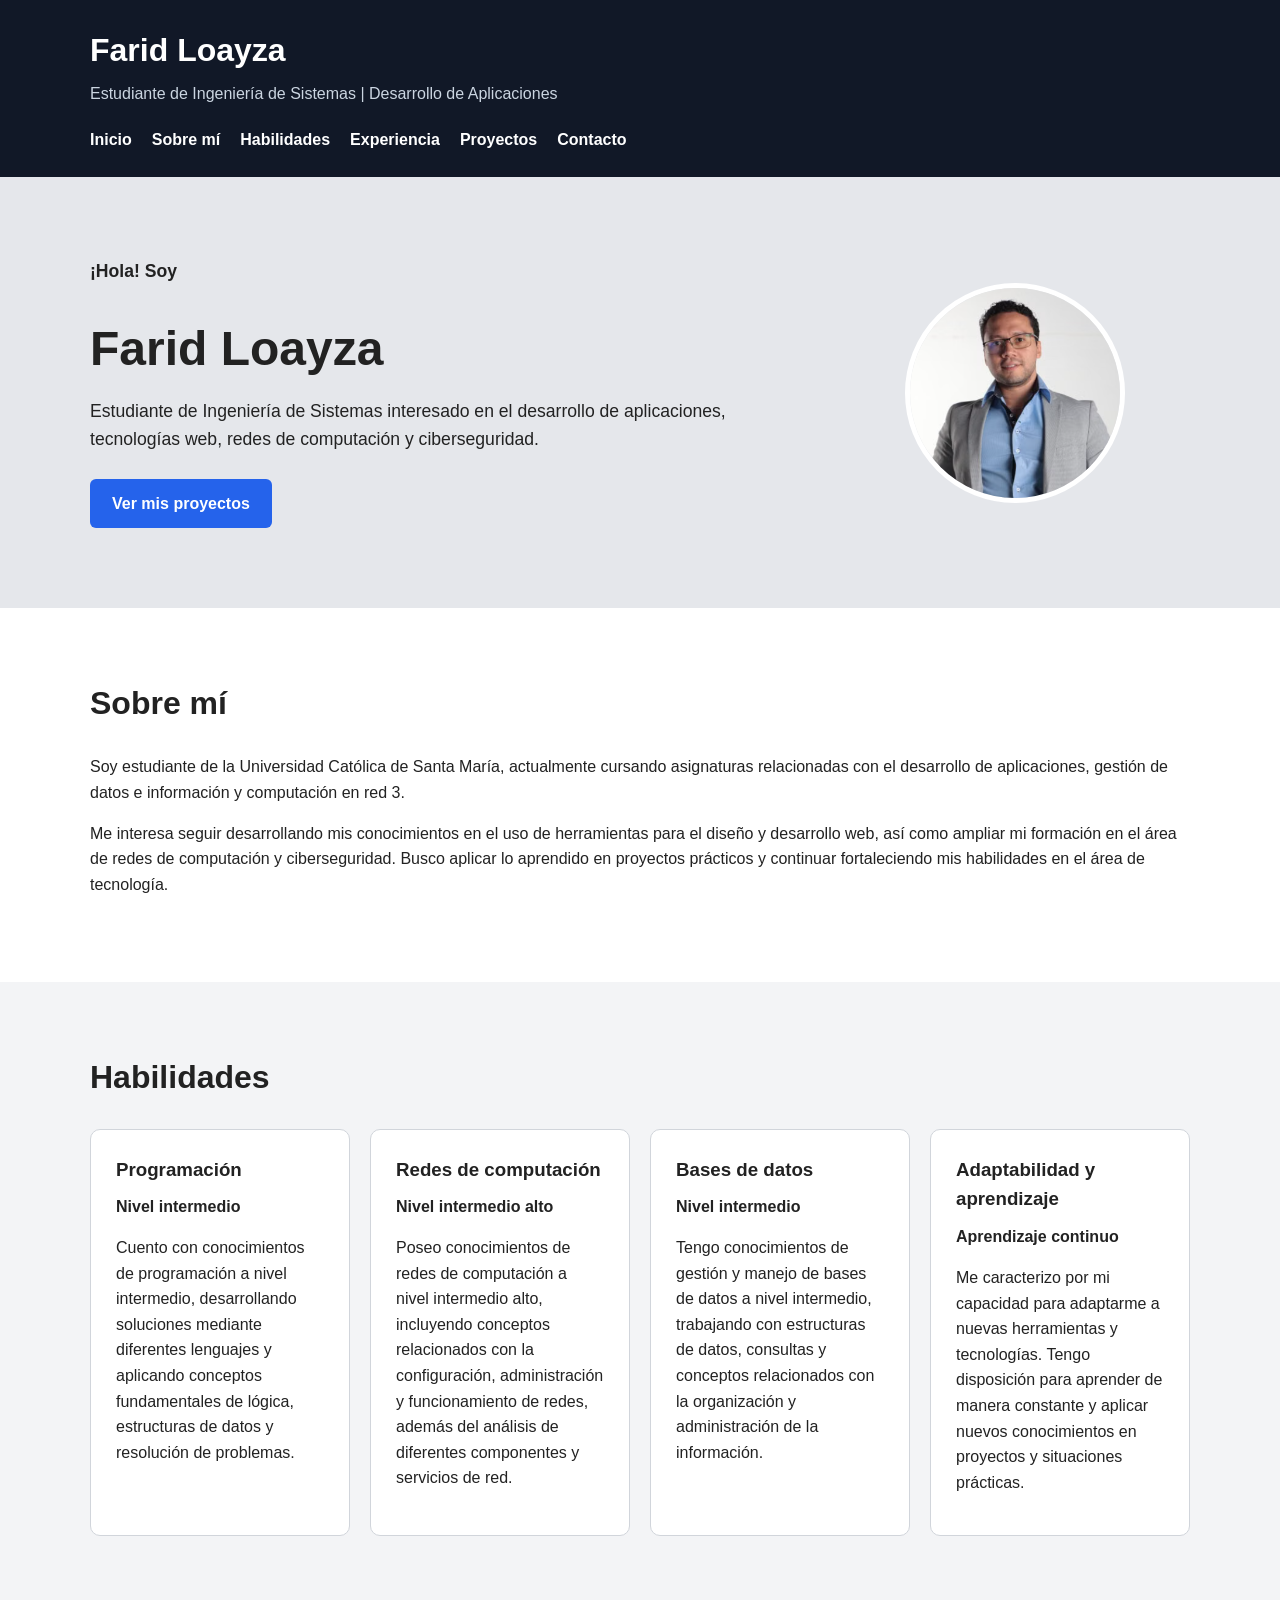
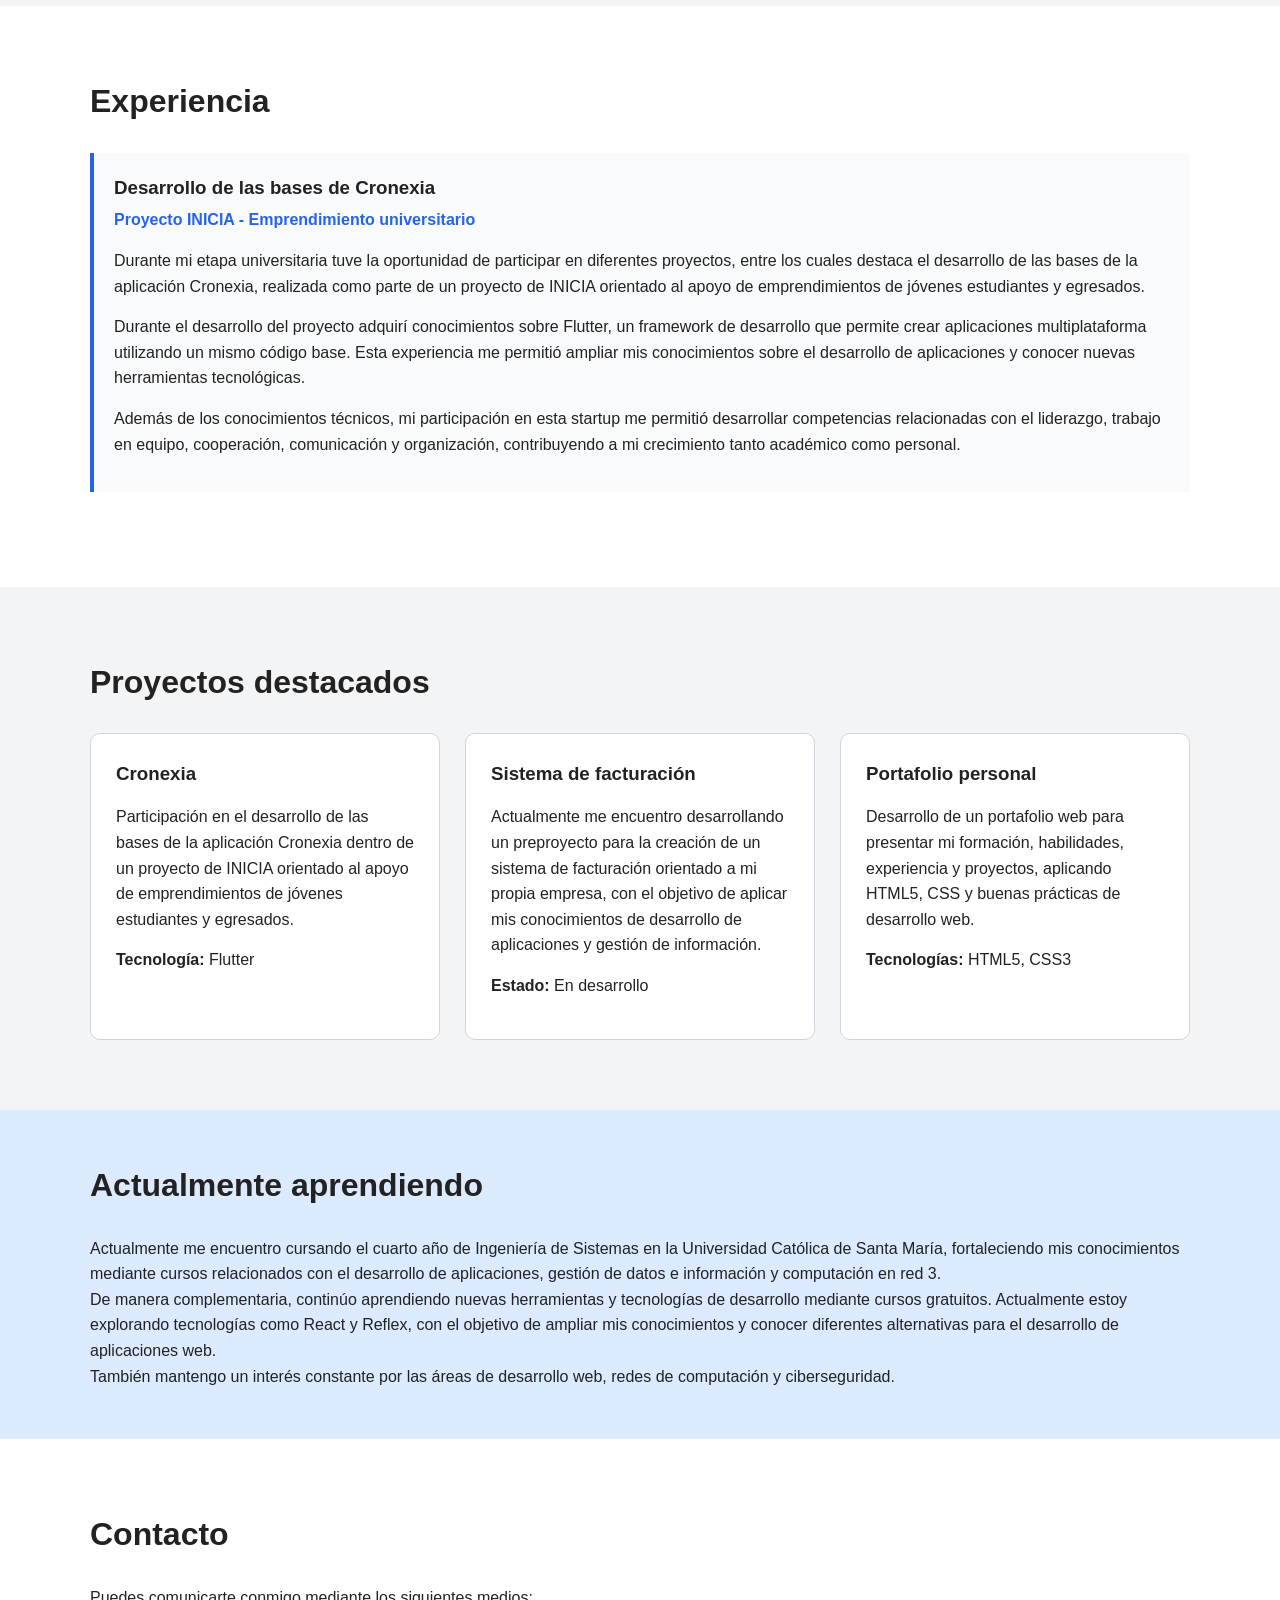
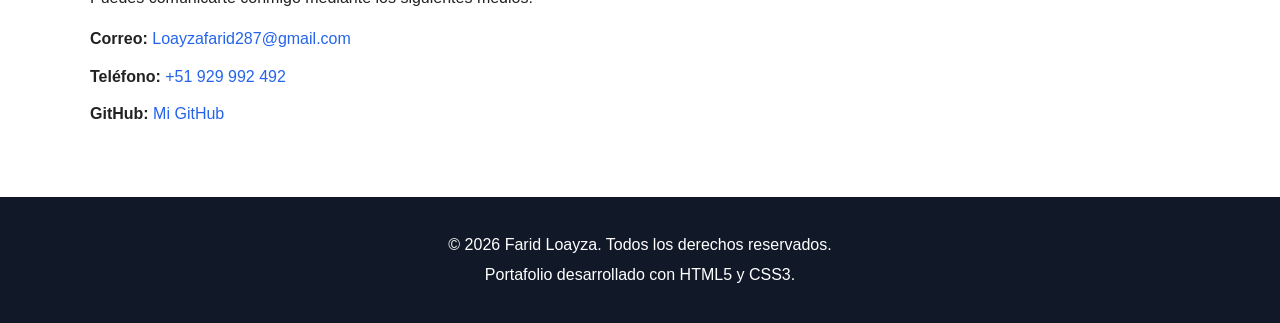
<file: docs/index.html>
<!DOCTYPE html>
<html lang="es">

<head>
    <meta charset="UTF-8">

    <meta name="viewport" content="width=device-width, initial-scale=1.0">

    <meta name="description"
        content="Portafolio profesional de Farid Loayza. Estudiante de desarrollo de aplicaciones y tecnología. Conoce mis habilidades, experiencia y proyectos.">

    <meta name="keywords"
        content="portafolio, desarrollo web, HTML5, CSS, programación, desarrollo de aplicaciones">

    <meta name="author" content="Farid Loayza">

    <!-- Open Graph -->
    <meta property="og:title" content="Portafolio profesional - Farid Loayza">
    <meta property="og:type" content="website">
    <meta property="og:description"
        content="Portafolio profesional donde presento mis habilidades, experiencia y proyectos de desarrollo.">
    <meta property="og:image" content="img/perfil.jpg">
    <meta property="og:url" content="https://FaridLoayza.github.io/portafolio/">

    <!-- Twitter Card -->
    <meta name="twitter:card" content="summary_large_image">
    <meta name="twitter:title" content="Portafolio profesional - Farid Loayza">
    <meta name="twitter:description"
        content="Conoce mis habilidades, experiencia y proyectos de desarrollo.">
    <meta name="twitter:image" content="img/perfil.jpg">

    <title>Portafolio profesional | Farid Loayza</title>

    <link rel="stylesheet" href="style.css">
</head>

<body>

    <!-- ENCABEZADO -->
    <header class="header">

        <div class="contenedor">

            <h1>Farid Loayza</h1>

            <p class="profesion">
                Estudiante de Ingeniería de Sistemas | Desarrollo de Aplicaciones
            </p>

            <!-- NAVEGACIÓN -->
            <nav aria-label="Navegación principal">
                <ul class="menu">
                    <li><a href="#inicio">Inicio</a></li>
                    <li><a href="#sobre-mi">Sobre mí</a></li>
                    <li><a href="#habilidades">Habilidades</a></li>
                    <li><a href="#experiencia">Experiencia</a></li>
                    <li><a href="#proyectos">Proyectos</a></li>
                    <li><a href="#contacto">Contacto</a></li>
                </ul>
            </nav>

        </div>

    </header>


    <!-- CONTENIDO PRINCIPAL -->
    <main>

        <!-- INICIO -->
        <section id="inicio" class="hero">

            <div class="contenedor hero-contenido">

                <div>
                    <p class="saludo">¡Hola! Soy</p>

                    <h2>Farid Loayza</h2>

                    <p>
                        Estudiante de Ingeniería de Sistemas interesado en el desarrollo de aplicaciones, tecnologías web, redes de computación y ciberseguridad.
                    </p>

                    <a class="boton" href="#proyectos">
                        Ver mis proyectos
                    </a>
                </div>

                <figure class="foto-perfil">
                    <img src="img/perfil.jpg"
                        alt="Fotografía de perfil de Farid Loayza">
                </figure>

            </div>

        </section>


        <!-- SOBRE MÍ -->
        <section id="sobre-mi" class="seccion">

            <div class="contenedor">

                <h2>Sobre mí</h2>

                <p>
                    Soy estudiante de la Universidad Católica de Santa María,
                    actualmente cursando asignaturas relacionadas con el
                    desarrollo de aplicaciones, gestión de datos e información
                    y computación en red 3.
                </p>

                <p>
                    Me interesa seguir desarrollando mis conocimientos en el uso
                    de herramientas para el diseño y desarrollo web, así como
                    ampliar mi formación en el área de redes de computación y
                    ciberseguridad. Busco aplicar lo aprendido en proyectos
                    prácticos y continuar fortaleciendo mis habilidades en el
                    área de tecnología.
                </p>

            </div>

        </section>


        <!-- HABILIDADES -->
        <section id="habilidades" class="seccion seccion-alterna">

            <div class="contenedor">

                <h2>Habilidades</h2>

                <div class="habilidades">

                    <article class="tarjeta">

                        <h3>Programación</h3>

                        <p>
                            <strong>Nivel intermedio</strong>
                        </p>

                        <p>
                            Cuento con conocimientos de programación a nivel
                            intermedio, desarrollando soluciones mediante
                            diferentes lenguajes y aplicando conceptos
                            fundamentales de lógica, estructuras de datos
                            y resolución de problemas.
                        </p>

                    </article>


                    <article class="tarjeta">

                        <h3>Redes de computación</h3>

                        <p>
                            <strong>Nivel intermedio alto</strong>
                        </p>

                        <p>
                            Poseo conocimientos de redes de computación a nivel
                            intermedio alto, incluyendo conceptos relacionados
                            con la configuración, administración y funcionamiento
                            de redes, además del análisis de diferentes componentes
                            y servicios de red.
                        </p>

                    </article>


                    <article class="tarjeta">

                        <h3>Bases de datos</h3>

                        <p>
                            <strong>Nivel intermedio</strong>
                        </p>

                        <p>
                            Tengo conocimientos de gestión y manejo de bases de
                            datos a nivel intermedio, trabajando con estructuras
                            de datos, consultas y conceptos relacionados con la
                            organización y administración de la información.
                        </p>

                    </article>


                    <article class="tarjeta">

                        <h3>Adaptabilidad y aprendizaje</h3>

                        <p>
                            <strong>Aprendizaje continuo</strong>
                        </p>

                        <p>
                            Me caracterizo por mi capacidad para adaptarme a
                            nuevas herramientas y tecnologías. Tengo disposición
                            para aprender de manera constante y aplicar nuevos
                            conocimientos en proyectos y situaciones prácticas.
                        </p>

                    </article>

                </div>

            </div>

        </section>


        <!-- EXPERIENCIA -->
        <section id="experiencia" class="seccion">

            <div class="contenedor">

                <h2>Experiencia</h2>

                <article class="experiencia">

                    <h3>Desarrollo de las bases de Cronexia</h3>

                    <p class="fecha">
                        Proyecto INICIA - Emprendimiento universitario
                    </p>

                    <p>
                        Durante mi etapa universitaria tuve la oportunidad de
                        participar en diferentes proyectos, entre los cuales
                        destaca el desarrollo de las bases de la aplicación
                        Cronexia, realizada como parte de un proyecto de INICIA
                        orientado al apoyo de emprendimientos de jóvenes
                        estudiantes y egresados.
                    </p>

                    <p>
                        Durante el desarrollo del proyecto adquirí conocimientos
                        sobre Flutter, un framework de desarrollo que permite
                        crear aplicaciones multiplataforma utilizando un mismo
                        código base. Esta experiencia me permitió ampliar mis
                        conocimientos sobre el desarrollo de aplicaciones y
                        conocer nuevas herramientas tecnológicas.
                    </p>

                    <p>
                        Además de los conocimientos técnicos, mi participación
                        en esta startup me permitió desarrollar competencias
                        relacionadas con el liderazgo, trabajo en equipo,
                        cooperación, comunicación y organización, contribuyendo
                        a mi crecimiento tanto académico como personal.
                    </p>

                </article>

            </div>

        </section>


        <!-- PROYECTOS -->
        <section id="proyectos" class="seccion seccion-alterna">

            <div class="contenedor">

                <h2>Proyectos destacados</h2>

                <div class="proyectos">

                    <article class="proyecto">

                        <h3>Cronexia</h3>

                        <p>
                            Participación en el desarrollo de las bases de la
                            aplicación Cronexia dentro de un proyecto de INICIA
                            orientado al apoyo de emprendimientos de jóvenes
                            estudiantes y egresados.
                        </p>

                        <p>
                            <strong>Tecnología:</strong> Flutter
                        </p>

                    </article>


                    <article class="proyecto">

                        <h3>Sistema de facturación</h3>

                        <p>
                            Actualmente me encuentro desarrollando un
                            preproyecto para la creación de un sistema de
                            facturación orientado a mi propia empresa, con el
                            objetivo de aplicar mis conocimientos de desarrollo
                            de aplicaciones y gestión de información.
                        </p>

                        <p>
                            <strong>Estado:</strong> En desarrollo
                        </p>

                    </article>


                    <article class="proyecto">

                        <h3>Portafolio personal</h3>

                        <p>
                            Desarrollo de un portafolio web para presentar mi
                            formación, habilidades, experiencia y proyectos,
                            aplicando HTML5, CSS y buenas prácticas de desarrollo
                            web.
                        </p>

                        <p>
                            <strong>Tecnologías:</strong> HTML5, CSS3
                        </p>

                    </article>

                </div>

            </div>

        </section>


        <!-- INFORMACIÓN ADICIONAL -->
        <aside class="aside">

            <div class="contenedor">

                <h2>Actualmente aprendiendo</h2>

                <p>
                    Actualmente me encuentro cursando el cuarto año de
                    Ingeniería de Sistemas en la Universidad Católica de
                    Santa María, fortaleciendo mis conocimientos mediante
                    cursos relacionados con el desarrollo de aplicaciones,
                    gestión de datos e información y computación en red 3.
                </p>

                <p>
                    De manera complementaria, continúo aprendiendo nuevas
                    herramientas y tecnologías de desarrollo mediante cursos
                    gratuitos. Actualmente estoy explorando tecnologías como
                    React y Reflex, con el objetivo de ampliar mis conocimientos
                    y conocer diferentes alternativas para el desarrollo de
                    aplicaciones web.
                </p>

                <p>
                    También mantengo un interés constante por las áreas de
                    desarrollo web, redes de computación y ciberseguridad.
                </p>

            </div>

        </aside>


        <!-- CONTACTO -->
        <section id="contacto" class="seccion">

            <div class="contenedor">

                <h2>Contacto</h2>

                <p>
                    Puedes comunicarte conmigo mediante los siguientes
                    medios:
                </p>

                <ul class="contacto-lista">

                    <li>
                        <strong>Correo:</strong>
                        <a href="mailto:Loayzafarid287@gmail.com">
                            Loayzafarid287@gmail.com
                        </a>
                    </li>

                    <li>
                        <strong>Teléfono:</strong>
                        <a href="tel:+51929992492">
                            +51 929 992 492
                        </a>
                    </li>

                    <li>
                        <strong>GitHub:</strong>
                        <a href="https://github.com/FaridLoayza"
                            target="_blank"
                            rel="noopener noreferrer">
                            Mi GitHub
                        </a>
                    </li>

                </ul>

            </div>

        </section>

    </main>


    <!-- PIE DE PÁGINA -->
    <footer class="footer">

        <div class="contenedor">

            <p>
                &copy; 2026 Farid Loayza. Todos los derechos reservados.
            </p>

            <p>
                Portafolio desarrollado con HTML5 y CSS3.
            </p>

        </div>

    </footer>

</body>

</html>
</file>
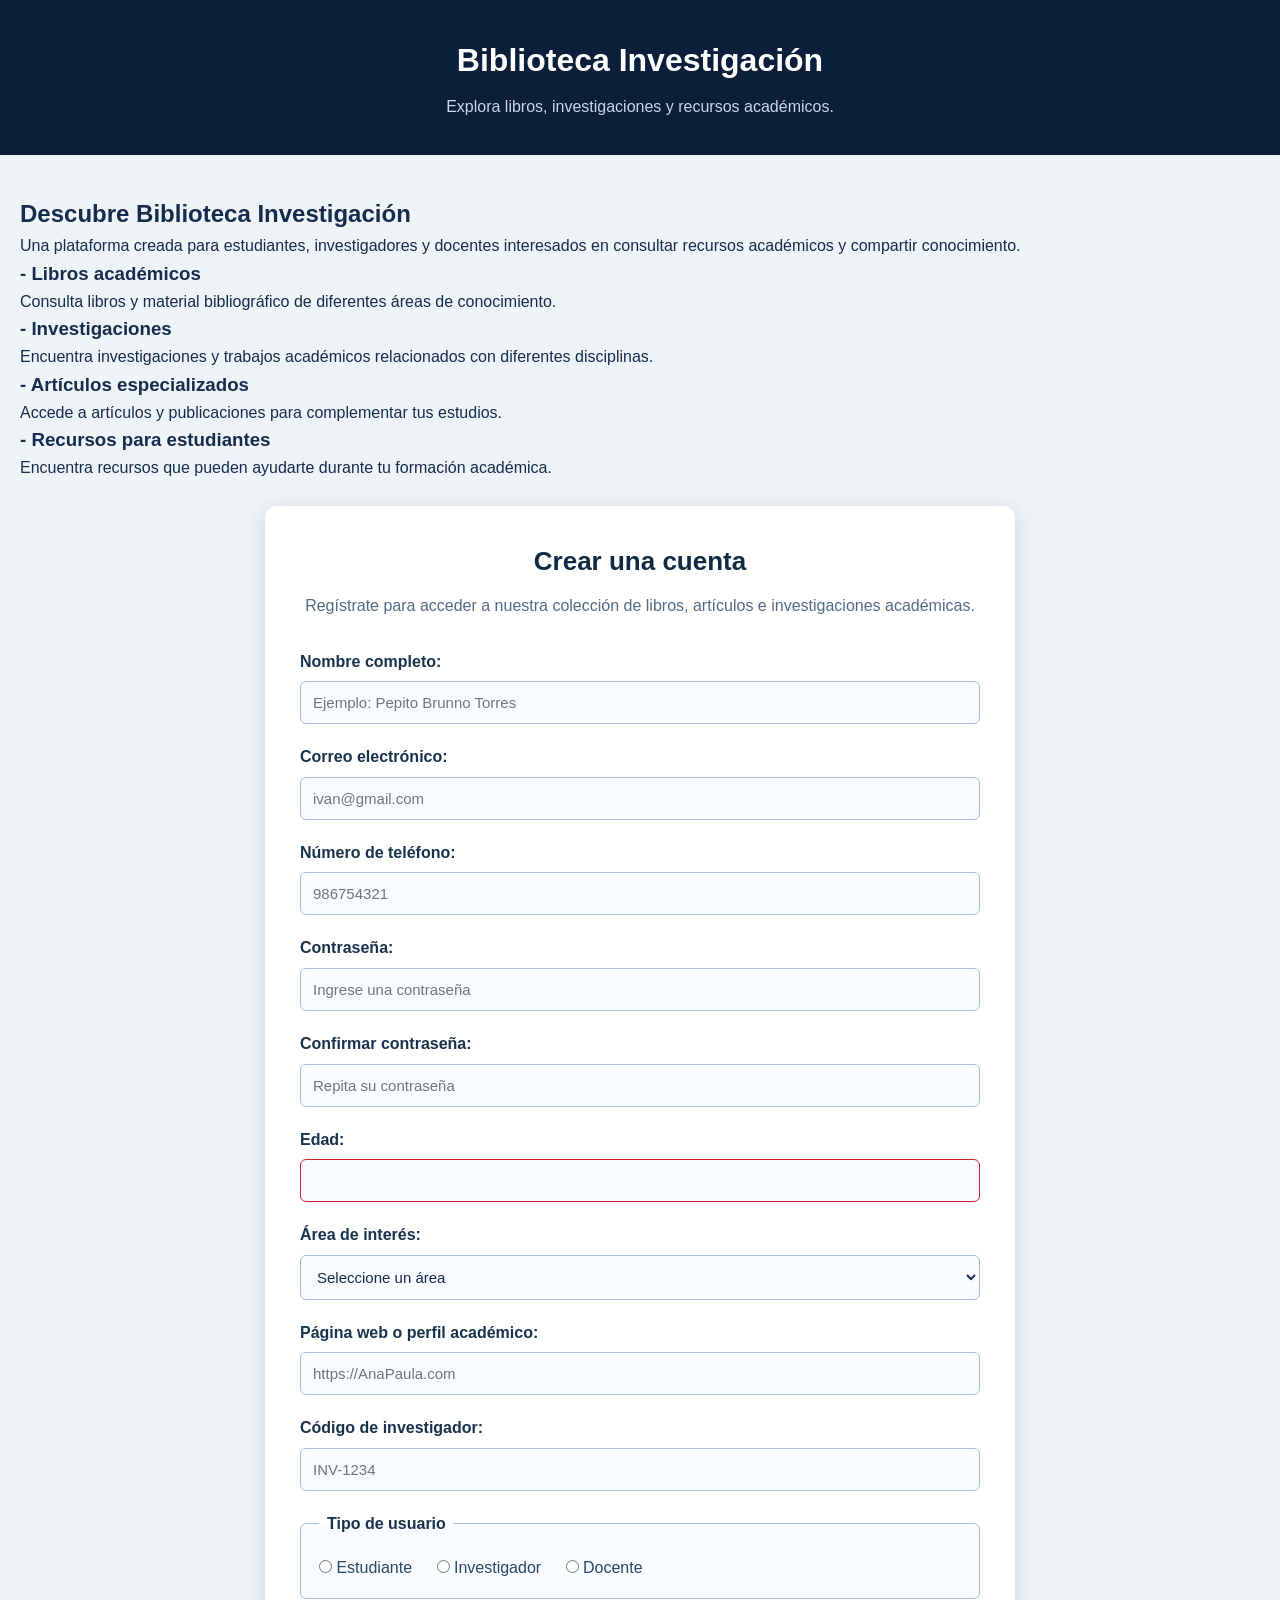
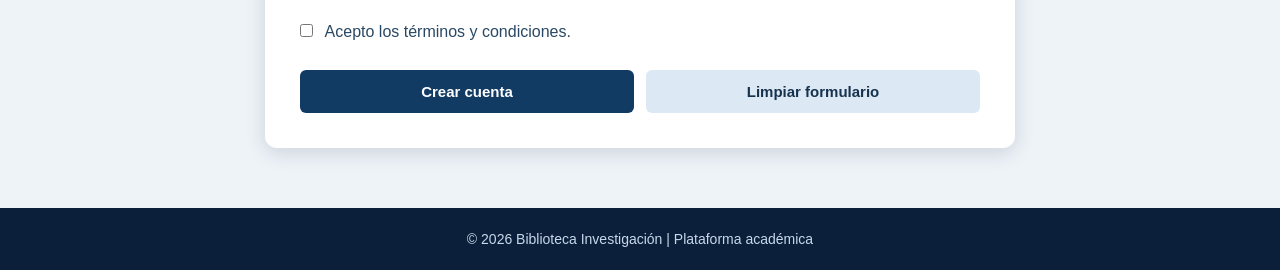
<file: EJERCICIOS/ejercicio 2/index.html>
<!DOCTYPE html>
<html lang="es">
<head>
    <meta charset="UTF-8">
    <meta name="viewport" content="width=device-width, initial-scale=1.0">

    <title>Biblioteca Investigación - Registro</title>

    <link rel="stylesheet" href="style.css">
</head>

<body>

    <header>
        <h1>Biblioteca Investigación</h1>
        <p>Explora libros, investigaciones y recursos académicos.</p>
    </header>

    <main>

        <section class="informacion">

            <h2>Descubre Biblioteca Investigación</h2>

            <p>
                Una plataforma creada para estudiantes, investigadores y docentes
                interesados en consultar recursos académicos y compartir conocimiento.
            </p>

            <div class="recursos">

                <article>
                    <h3>- Libros académicos</h3>
                    <p>
                        Consulta libros y material bibliográfico de diferentes
                        áreas de conocimiento.
                    </p>
                </article>

                <article>
                    <h3>- Investigaciones</h3>
                    <p>
                        Encuentra investigaciones y trabajos académicos
                        relacionados con diferentes disciplinas.
                    </p>
                </article>

                <article>
                    <h3>- Artículos especializados</h3>
                    <p>
                        Accede a artículos y publicaciones para complementar
                        tus estudios.
                    </p>
                </article>

                <article>
                    <h3>- Recursos para estudiantes</h3>
                    <p>
                        Encuentra recursos que pueden ayudarte durante tu
                        formación académica.
                    </p>
                </article>

            </div>

        </section>
        <br>
        <section class="formulario">

            <h2>Crear una cuenta</h2>

            <p class="descripcion">
                Regístrate para acceder a nuestra colección de libros,
                artículos e investigaciones académicas.
            </p>

            <form action="#" method="post">

                <!-- Nombre completo -->
                <div class="campo">
                    <label for="nombre">Nombre completo:</label>

                    <input
                        type="text"
                        id="nombre"
                        name="nombre"
                        placeholder="Ejemplo: Pepito Brunno Torres  "
                        minlength="3"
                        maxlength="60"
                        required
                    >
                </div>


                <!-- Correo -->
                <div class="campo">
                    <label for="correo">Correo electrónico:</label>

                    <input
                        type="email"
                        id="correo"
                        name="correo"
                        placeholder="ivan@gmail.com"
                        required
                    >
                </div>


                <!-- Teléfono -->
                <div class="campo">
                    <label for="telefono">Número de teléfono:</label>

                    <input
                        type="tel"
                        id="telefono"
                        name="telefono"
                        placeholder="986754321"
                        pattern="[0-9]{9}"
                        title="Ingrese un número de teléfono de 9 dígitos."
                        required
                    >
                </div>


                <!-- Contraseña -->
                <div class="campo">
                    <label for="password">Contraseña:</label>

                    <input
                        type="password"
                        id="password"
                        name="password"
                        placeholder="Ingrese una contraseña"
                        minlength="8"
                        maxlength="30"
                        required
                    >
                </div>


                <!-- Confirmar contraseña -->
                <div class="campo">
                    <label for="confirmar-password">Confirmar contraseña:</label>

                    <input
                        type="password"
                        id="confirmar-password"
                        name="confirmar-password"
                        placeholder="Repita su contraseña"
                        minlength="8"
                        maxlength="30"
                        required
                    >
                </div>


                <!-- Edad -->
                <div class="campo">
                    <label for="edad">Edad:</label>

                    <input
                        type="number"
                        id="edad"
                        name="edad"
                        min="16"
                        max="100"
                        required
                    >
                </div>


                <!-- Área de investigación -->
                <div class="campo">
                    <label for="area">Área de interés:</label>

                    <select id="area" name="area" required>

                        <option value="">Seleccione un área</option>

                        <option value="tecnologia">
                            Tecnología
                        </option>

                        <option value="ingenieria">
                            Ingeniería
                        </option>

                        <option value="ciencias">
                            Ciencias
                        </option>

                        <option value="humanidades">
                            Humanidades
                        </option>

                        <option value="economia">
                            Economía
                        </option>

                        <option value="educacion">
                            Educación
                        </option>

                    </select>
                </div>


                <!-- Perfil académico -->
                <div class="campo">
                    <label for="perfil">Página web o perfil académico:</label>

                    <input
                        type="url"
                        id="perfil"
                        name="perfil"
                        placeholder="https://AnaPaula.com"
                    >
                </div>


                <!-- Código de investigador -->
                <div class="campo">
                    <label for="codigo">Código de investigador:</label>

                    <input
                        type="text"
                        id="codigo"
                        name="codigo"
                        placeholder="INV-1234"
                        pattern="INV-[0-9]{4}"
                        title="El código debe tener el formato INV-1234."
                        required
                    >
                </div>


                <!-- Tipo de usuario -->
                <fieldset>

                    <legend>Tipo de usuario</legend>

                    <label>
                        <input
                            type="radio"
                            name="tipo"
                            value="estudiante"
                            required
                        >
                        Estudiante
                    </label>

                    <label>
                        <input
                            type="radio"
                            name="tipo"
                            value="investigador"
                        >
                        Investigador
                    </label>

                    <label>
                        <input
                            type="radio"
                            name="tipo"
                            value="docente"
                        >
                        Docente
                    </label>

                </fieldset>


                <!-- Términos -->
                <div class="terminos">

                    <label for="terminos">

                        <input
                            type="checkbox"
                            id="terminos"
                            name="terminos"
                            required
                        >

                        Acepto los términos y condiciones.

                    </label>

                </div>


                <!-- Botones -->
                <div class="botones">

                    <button type="submit">
                        Crear cuenta
                    </button>

                    <button type="reset">
                        Limpiar formulario
                    </button>

                </div>

            </form>

        </section>

    </main>


    <footer>
        <p>
            &copy; 2026 Biblioteca Investigación |
            Plataforma académica
        </p>
    </footer>

    <script>
        const formulario = document.querySelector("form");
        const password = document.getElementById("password");
        const confirmarPassword = document.getElementById("confirmar-password");

        formulario.addEventListener("submit", function(event) {

            if (password.value !== confirmarPassword.value) {
                event.preventDefault();

                confirmarPassword.setCustomValidity(
                    "Las contraseñas no coinciden."
                );

                confirmarPassword.reportValidity();

            } else {
                confirmarPassword.setCustomValidity("");
            }

        });

        confirmarPassword.addEventListener("input", function() {

            if (password.value !== confirmarPassword.value) {
                confirmarPassword.setCustomValidity(
                    "Las contraseñas no coinciden."
                );
            } else {
                confirmarPassword.setCustomValidity("");
            }

        });
    </script>

</body>
</html>
</file>
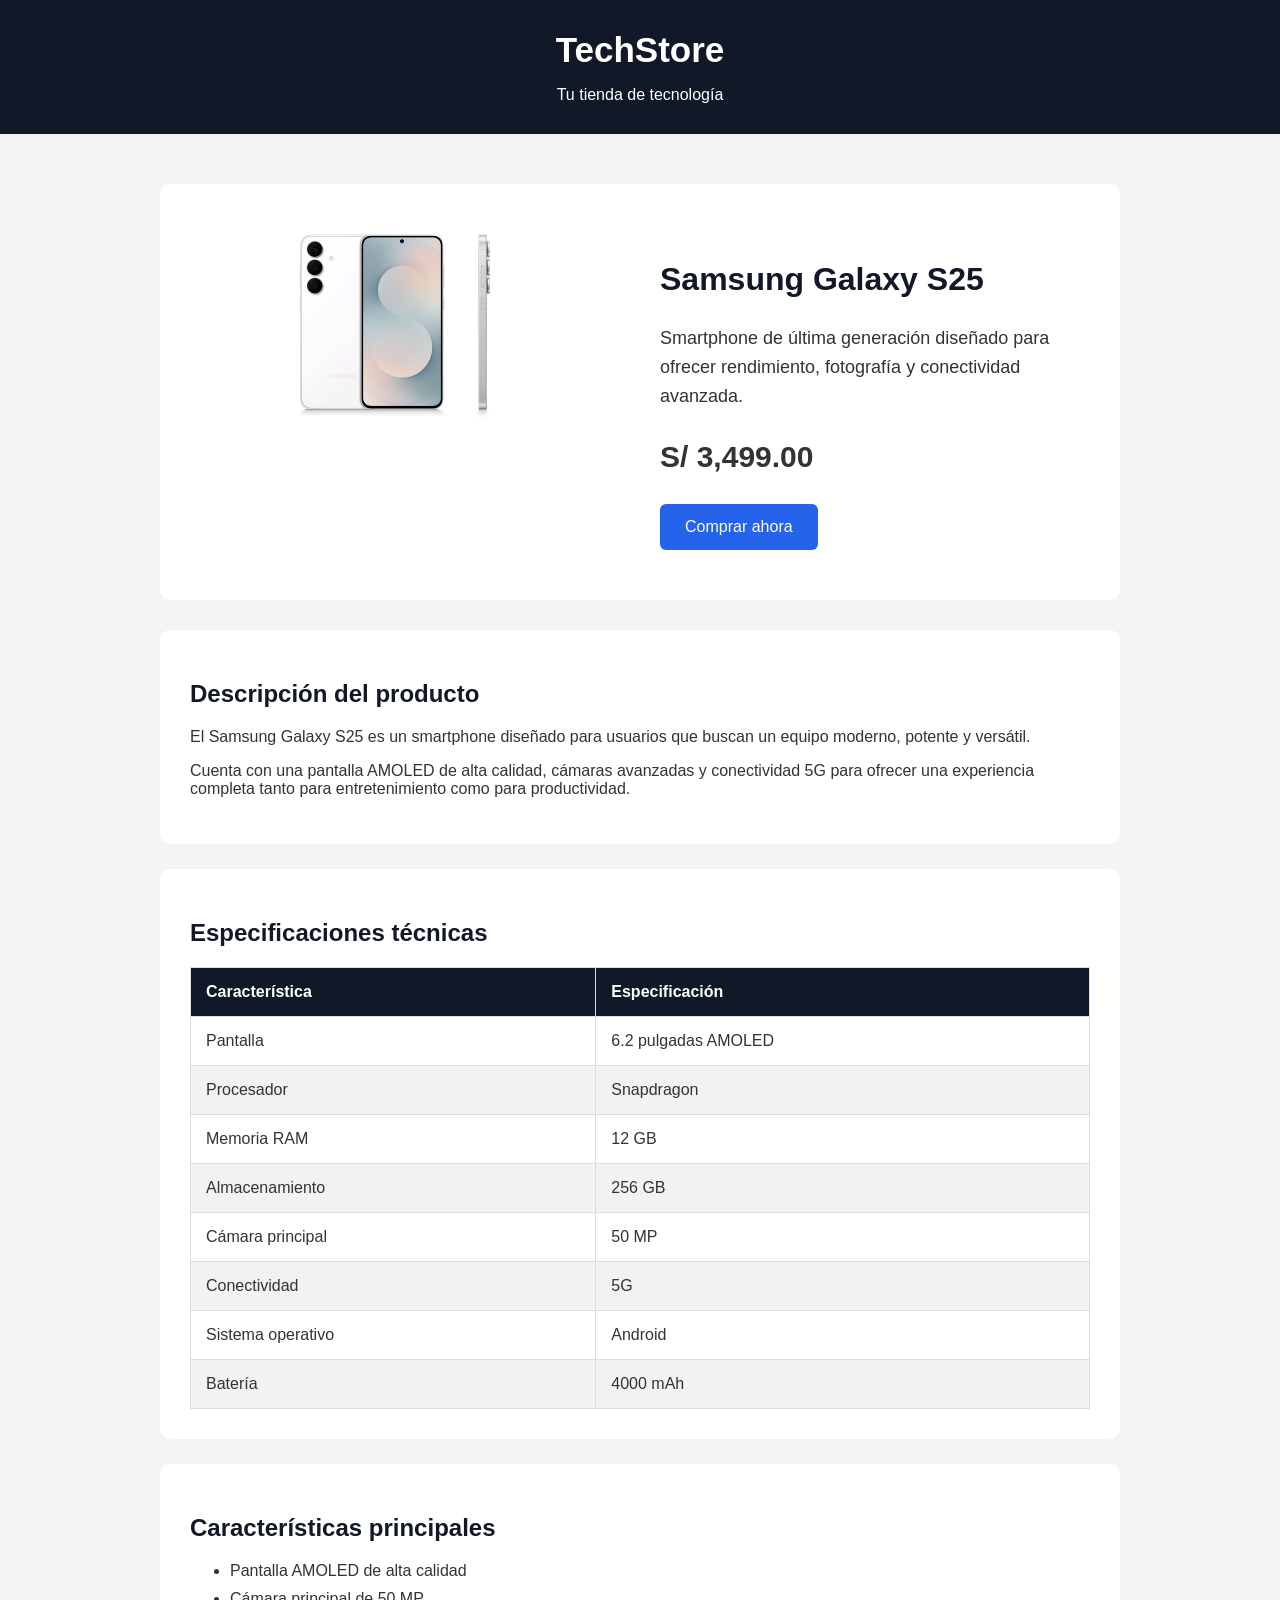
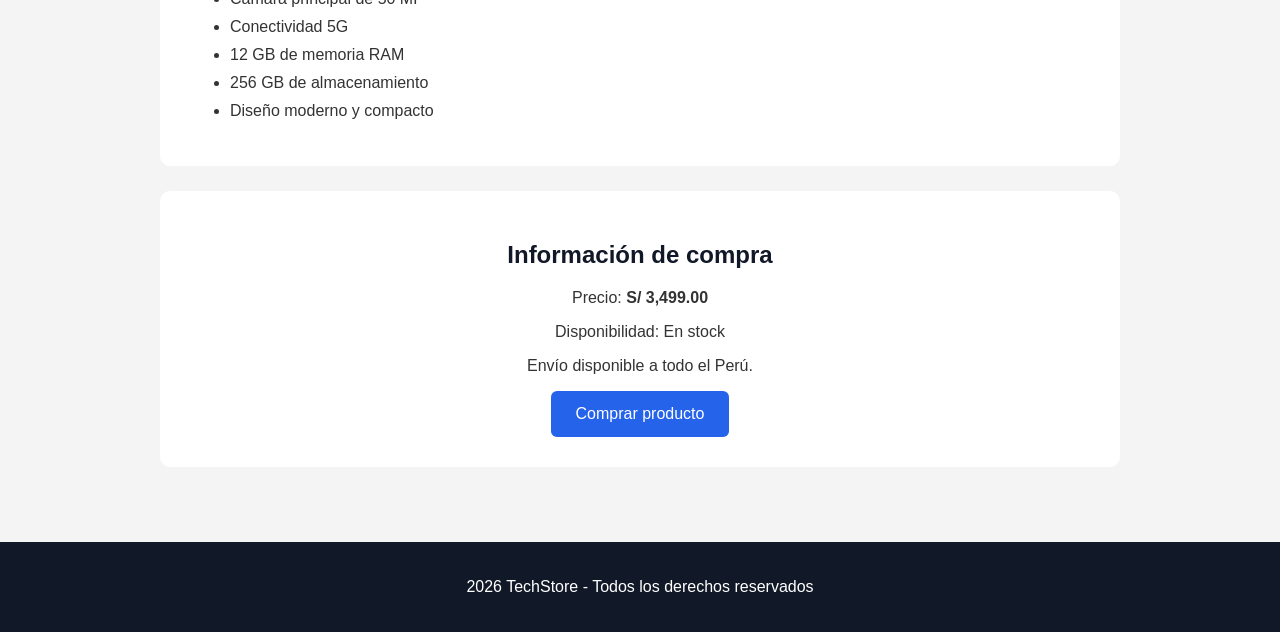
<file: EJERCICIOS/ejercicio3/index.html>
<!DOCTYPE html>
<html lang="es">
<head>
    <meta charset="UTF-8">

    <meta name="viewport" content="width=device-width, initial-scale=1.0">

    <title>Samsung Galaxy S25 | TechStore</title>

    <meta name="description"
          content="Conoce el Samsung Galaxy S25, un smartphone de alto rendimiento con pantalla AMOLED, cámara avanzada y conectividad 5G.">

    <meta name="keywords"
          content="Samsung Galaxy S25, smartphone, celular, Samsung, tecnología, 5G">

    <meta name="author"
          content="TechStore">

    <meta property="og:title"
          content="Samsung Galaxy S25 | TechStore">

    <meta property="og:type"
          content="product">

    <meta property="og:image"
          content="imagen/galaxy-s25.jpg">

    <meta property="og:url"
          content="https://www.techstore.com/productos/galaxy-s25">

    <meta property="og:description"
          content="Descubre el Samsung Galaxy S25 y sus principales características.">

    <meta name="twitter:card"
          content="summary_large_image">

    <meta name="twitter:title"
          content="Samsung Galaxy S25 | TechStore">

    <meta name="twitter:description"
          content="Conoce las características del Samsung Galaxy S25.">

    <meta name="twitter:image"
          content="imagen/galaxy-s25.jpg">

    <link rel="stylesheet" href="style.css">
</head>

<body>
    <header>
        <h1>TechStore</h1>
        <p>Tu tienda de tecnología</p>
    </header>

    <main>
        <section class="producto">
            <div class="imagen-producto">
                <img src="imagen/galaxy-s25.jpg"
                     alt="Samsung Galaxy S25">
            </div>

            <div class="informacion-producto">
                <h2>Samsung Galaxy S25</h2>
                <p class="descripcion-corta">
                    Smartphone de última generación diseñado
                    para ofrecer rendimiento, fotografía y
                    conectividad avanzada.
                </p>
                <p class="precio">
                    S/ 3,499.00
                </p>
                <button>
                    Comprar ahora
                </button>
            </div>
        </section>

        <section>
            <h2>Descripción del producto</h2>
            <p>
                El Samsung Galaxy S25 es un smartphone diseñado
                para usuarios que buscan un equipo moderno,
                potente y versátil.
            </p>

            <p>
                Cuenta con una pantalla AMOLED de alta calidad,
                cámaras avanzadas y conectividad 5G para ofrecer
                una experiencia completa tanto para entretenimiento
                como para productividad.
            </p>
        </section>

        <section>
            <h2>Especificaciones técnicas</h2>
            <table>
                <thead>
                    <tr>
                        <th>Característica</th>
                        <th>Especificación</th>
                    </tr>
                </thead>

                <tbody>
                    <tr>
                        <td>Pantalla</td>
                        <td>6.2 pulgadas AMOLED</td>
                    </tr>
                    <tr>
                        <td>Procesador</td>
                        <td>Snapdragon</td>
                    </tr>
                    <tr>
                        <td>Memoria RAM</td>
                        <td>12 GB</td>
                    </tr>
                    <tr>
                        <td>Almacenamiento</td>
                        <td>256 GB</td>
                    </tr>
                    <tr>
                        <td>Cámara principal</td>
                        <td>50 MP</td>
                    </tr>
                    <tr>
                        <td>Conectividad</td>
                        <td>5G</td>
                    </tr>
                    <tr>
                        <td>Sistema operativo</td>
                        <td>Android</td>
                    </tr>
                    <tr>
                        <td>Batería</td>
                        <td>4000 mAh</td>
                    </tr>
                </tbody>
            </table>
        </section>

        <section>
            <h2>Características principales</h2>
            <ul>
                <li>Pantalla AMOLED de alta calidad</li>
                <li>Cámara principal de 50 MP</li>
                <li>Conectividad 5G</li>
                <li>12 GB de memoria RAM</li>
                <li>256 GB de almacenamiento</li>
                <li>Diseño moderno y compacto</li>
            </ul>
        </section>

        <section class="compra">
            <h2>Información de compra</h2>
            <p>
                Precio: <strong>S/ 3,499.00</strong>
            </p>
            <p>
                Disponibilidad: En stock
            </p>
            <p>
                Envío disponible a todo el Perú.
            </p>
            <button>
                Comprar producto
            </button>
        </section>
    </main>

    <footer>
        <p>
            2026 TechStore - Todos los derechos reservados
        </p>
    </footer>
</body>
</html>
</file>
<file: docs/style.css>
/* =========================
   CONFIGURACIÓN GENERAL
========================= */

* {
    box-sizing: border-box;
    margin: 0;
    padding: 0;
}

html {
    scroll-behavior: smooth;
}

body {
    font-family: Arial, Helvetica, sans-serif;
    line-height: 1.6;
    color: #222;
    background-color: #ffffff;
}

img {
    max-width: 100%;
    display: block;
}

a {
    text-decoration: none;
}

ul {
    list-style: none;
}

.contenedor {
    width: 90%;
    max-width: 1100px;
    margin: 0 auto;
}


/* =========================
   HEADER
========================= */

.header {
    background-color: #111827;
    color: white;
    padding: 25px 0;
}

.header h1 {
    font-size: 2rem;
}

.profesion {
    margin-top: 5px;
    color: #cbd5e1;
}


/* =========================
   MENÚ
========================= */

nav {
    margin-top: 20px;
}

.menu {
    display: flex;
    flex-wrap: wrap;
    gap: 20px;
}

.menu a {
    color: white;
    font-weight: bold;
}

.menu a:hover {
    color: #60a5fa;
}


/* =========================
   SECCIÓN PRINCIPAL
========================= */

.hero {
    background-color: #e5e7eb;
    padding: 80px 0;
}

.hero-contenido {
    display: grid;
    grid-template-columns: 2fr 1fr;
    align-items: center;
    gap: 50px;
}

.saludo {
    font-size: 1.2rem;
    font-weight: bold;
}

.hero h2 {
    font-size: 3rem;
    margin: 10px 0;
}

.hero p {
    font-size: 1.1rem;
    margin-bottom: 25px;
}

.boton {
    display: inline-block;
    background-color: #2563eb;
    color: white;
    padding: 12px 22px;
    border-radius: 6px;
    font-weight: bold;
}

.boton:hover {
    background-color: #1d4ed8;
}


/* =========================
   FOTO DE PERFIL
========================= */

.foto-perfil {
    display: flex;
    justify-content: center;
}

.foto-perfil img {
    width: 220px;
    height: 220px;
    object-fit: cover;
    border-radius: 50%;
    border: 5px solid white;
}


/* =========================
   SECCIONES
========================= */

.seccion {
    padding: 70px 0;
}

.seccion h2,
.aside h2 {
    font-size: 2rem;
    margin-bottom: 25px;
}

.seccion p {
    margin-bottom: 15px;
}

.seccion-alterna {
    background-color: #f3f4f6;
}


/* =========================
   HABILIDADES
========================= */

.habilidades {
    display: grid;
    grid-template-columns: repeat(4, 1fr);
    gap: 20px;
}

.tarjeta {
    background-color: white;
    padding: 25px;
    border-radius: 10px;
    border: 1px solid #d1d5db;
}

.tarjeta h3 {
    margin-bottom: 10px;
}


/* =========================
   EXPERIENCIA
========================= */

.experiencia {
    border-left: 4px solid #2563eb;
    padding: 20px;
    margin-bottom: 25px;
    background-color: #f9fafb;
}

.experiencia h3 {
    margin-bottom: 5px;
}

.fecha {
    font-weight: bold;
    color: #2563eb;
}


/* =========================
   PROYECTOS
========================= */

.proyectos {
    display: grid;
    grid-template-columns: repeat(3, 1fr);
    gap: 25px;
}

.proyecto {
    background-color: white;
    padding: 25px;
    border-radius: 10px;
    border: 1px solid #d1d5db;
}

.proyecto h3 {
    margin-bottom: 15px;
}


/* =========================
   ASIDE
========================= */

.aside {
    background-color: #dbeafe;
    padding: 50px 0;
}


/* =========================
   CONTACTO
========================= */

.contacto-lista {
    display: flex;
    flex-direction: column;
    gap: 12px;
}

.contacto-lista a {
    color: #2563eb;
}

.contacto-lista a:hover {
    text-decoration: underline;
}


/* =========================
   FOOTER
========================= */

.footer {
    background-color: #111827;
    color: white;
    text-align: center;
    padding: 30px 0;
}

.footer p {
    margin: 5px 0;
}


/* =========================
   DISEÑO RESPONSIVE
========================= */

@media (max-width: 800px) {

    .hero-contenido {
        grid-template-columns: 1fr;
        text-align: center;
    }

    .foto-perfil {
        order: -1;
    }

    .habilidades {
        grid-template-columns: repeat(2, 1fr);
    }

    .proyectos {
        grid-template-columns: 1fr;
    }

    .menu {
        justify-content: center;
    }

}


@media (max-width: 500px) {

    .hero h2 {
        font-size: 2.2rem;
    }

    .habilidades {
        grid-template-columns: 1fr;
    }

    .menu {
        flex-direction: column;
        align-items: center;
        gap: 10px;
    }

}
</file>
<file: EJERCICIOS/ejercicio 2/style.css>
/* Configuración general */

* {
    box-sizing: border-box;
    margin: 0;
    padding: 0;
}

body {
    font-family: Arial, Helvetica, sans-serif;
    background: #eef3f8;
    color: #172b4d;
    line-height: 1.6;
}


/* Encabezado */

header {
    background: #0b1f3a;
    color: white;
    text-align: center;
    padding: 35px 20px;
}

header h1 {
    font-size: 32px;
    margin-bottom: 8px;
}

header p {
    font-size: 16px;
    color: #c8d8eb;
}


/* Contenedor principal */

main {
    width: 100%;
    padding: 40px 20px;
}


/* Formulario */

.formulario {
    max-width: 750px;
    margin: 0 auto;
    background: #ffffff;
    padding: 35px;
    border-radius: 12px;
    box-shadow: 0 5px 20px rgba(11, 31, 58, 0.15);
}

.formulario h2 {
    text-align: center;
    font-size: 26px;
    color: #102a43;
    margin-bottom: 10px;
}

.descripcion {
    text-align: center;
    color: #526b84;
    margin-bottom: 30px;
}


/* Campos */

.campo {
    margin-bottom: 20px;
}

.campo label {
    display: block;
    color: #19324d;
    font-weight: bold;
    margin-bottom: 7px;
}


/* Inputs y select */

input[type="text"],
input[type="email"],
input[type="tel"],
input[type="password"],
input[type="number"],
input[type="url"],
select {
    width: 100%;
    padding: 12px;
    background: #f8fbff;
    border: 1px solid #a9bfd6;
    border-radius: 6px;
    font-size: 15px;
    color: #172b4d;
    outline: none;
    transition: border-color 0.2s, box-shadow 0.2s, background 0.2s;
}


/* Campos al seleccionarlos */

input:focus,
select:focus {
    background: #ffffff;
    border-color: #174a7c;
    box-shadow: 0 0 0 3px rgba(23, 74, 124, 0.15);
}


/* Validación */

input:invalid:not(:placeholder-shown) {
    border-color: #c62828;
}

input:valid:not(:placeholder-shown) {
    border-color: #2e7d32;
}


/* Grupo de opciones */

fieldset {
    border: 1px solid #a9bfd6;
    border-radius: 6px;
    padding: 18px;
    margin-bottom: 20px;
    background: #f8fbff;
}

legend {
    color: #19324d;
    font-weight: bold;
    padding: 0 8px;
}

fieldset label {
    margin-right: 20px;
    color: #294863;
    cursor: pointer;
}


/* Términos */

.terminos {
    margin: 20px 0;
}

.terminos label {
    color: #294863;
    cursor: pointer;
}

.terminos input {
    margin-right: 8px;
}


/* Botones */

.botones {
    display: flex;
    gap: 12px;
    margin-top: 25px;
}

button {
    flex: 1;
    padding: 13px;
    border: none;
    border-radius: 6px;
    font-size: 15px;
    font-weight: bold;
    cursor: pointer;
    transition: 0.2s;
}

button[type="submit"] {
    background: #123b63;
    color: white;
}

button[type="reset"] {
    background: #dce8f3;
    color: #17324d;
}

button:hover {
    opacity: 0.85;
    transform: translateY(-1px);
}


/* Pie de página */

footer {
    text-align: center;
    background: #0b1f3a;
    color: #c8d8eb;
    padding: 20px;
    margin-top: 20px;
}

footer p {
    font-size: 14px;
}


/* Diseño adaptable */

@media (max-width: 600px) {

    .formulario {
        padding: 25px 20px;
    }

    header h1 {
        font-size: 26px;
    }

    .botones {
        flex-direction: column;
    }

    fieldset label {
        display: block;
        margin-bottom: 8px;
    }
}
</file>
<file: EJERCICIOS/ejercicio3/style.css>
* {
    box-sizing: border-box;
}

body {
    margin: 0;
    font-family: Arial, sans-serif;
    background-color: #f4f4f4;
    color: #333;
}

header {
    background-color: #111827;
    color: white;
    text-align: center;
    padding: 30px;
}

header h1 {
    margin: 0;
    font-size: 35px;
}

header p {
    margin-bottom: 0;
}

main {
    max-width: 1000px;
    margin: 30px auto;
    padding: 20px;
}

.producto {
    background-color: white;
    display: flex;
    gap: 40px;
    padding: 30px;
    border-radius: 10px;
    margin-bottom: 30px;
}

.imagen-producto {
    flex: 1;
    text-align: center;
}

.imagen-producto img {
    width: 100%;
    max-width: 400px;
    border-radius: 10px;
}

.informacion-producto {
    flex: 1;
    padding: 20px;
}

.informacion-producto h2 {
    font-size: 32px;
}

.descripcion-corta {
    font-size: 18px;
    line-height: 1.6;
}

.precio {
    font-size: 30px;
    font-weight: bold;
}

button {
    background-color: #2563eb;
    color: white;
    border: none;
    padding: 14px 25px;
    border-radius: 6px;
    cursor: pointer;
    font-size: 16px;
}

button:hover {
    background-color: #1d4ed8;
}

section {
    background-color: white;
    padding: 30px;
    margin-bottom: 25px;
    border-radius: 10px;
}

section h2 {
    color: #111827;
}

table {
    width: 100%;
    border-collapse: collapse;
    margin-top: 20px;
}

th,
td {
    border: 1px solid #ddd;
    padding: 15px;
    text-align: left;
}

th {
    background-color: #111827;
    color: white;
}

tr:nth-child(even) {
    background-color: #f2f2f2;
}

li {
    margin-bottom: 10px;
}

.compra {
    text-align: center;
}

footer {
    background-color: #111827;
    color: white;
    text-align: center;
    padding: 20px;
}

@media (max-width: 700px) {

    .producto {
        flex-direction: column;
    }

    .informacion-producto {
        padding: 5px;
    }
}
</file>
